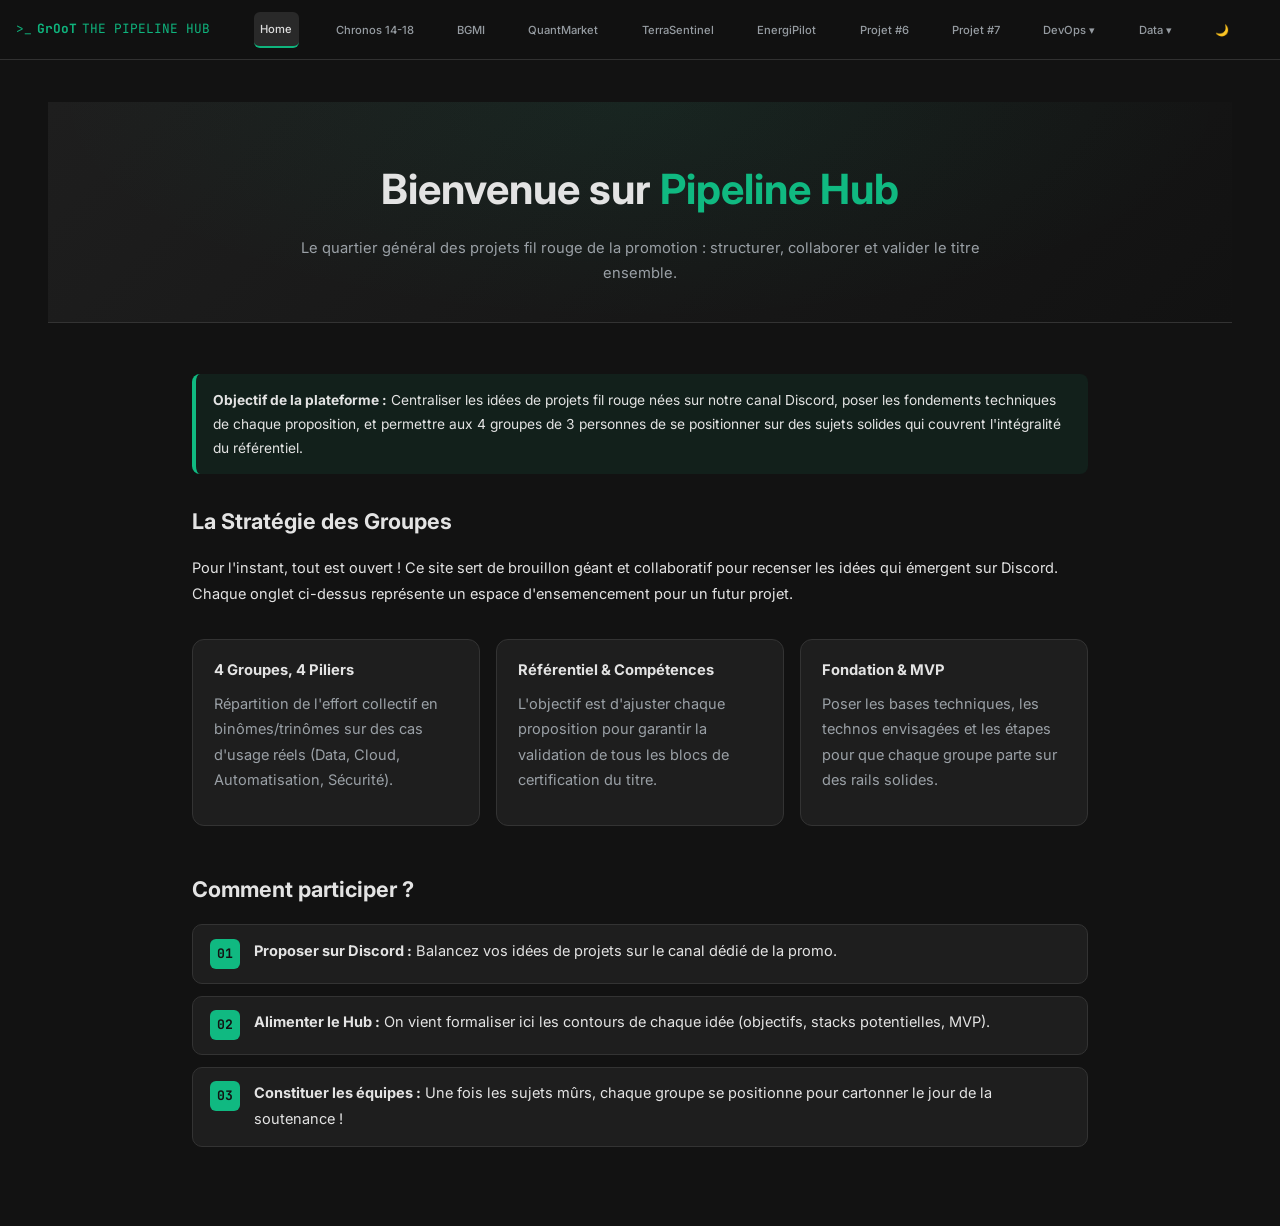
<file: index.html>
<!DOCTYPE html>
<html lang="fr">
<head>
  <meta charset="UTF-8">
  <meta name="viewport" content="width=device-width, initial-scale=1.0">
  <title>The Pipeline Hub</title>
  <!-- Favicon Terminal -->
  <link rel="icon" type="image/svg+xml" href="data:image/svg+xml,<svg xmlns=%22http://www.w3.org/2000/svg%22 viewBox=%220 0 32 32%22><rect width=%2232%22 height=%2232%22 rx=%226%22 fill=%22%23121212%22/><text x=%224%22 y=%2222%22 fill=%22%2310B981%22 font-family=%22monospace%22 font-weight=%22bold%22 font-size=%2218%22>&gt;_</text></svg>">
  <link rel="stylesheet" href="style.css">
</head>
<body>

  <!-- NavBar -->
  <nav class="navbar">
    <div class="nav-logo">
      <span>>_</span> <strong>GrOoT</strong> <span class="muted">THE PIPELINE HUB</span>
    </div>
    
    <!-- Bouton Hamburger pour mobile -->
    <button class="menu-toggle" id="menu-toggle" aria-label="Ouvrir le menu">
        <span></span>
        <span></span>
        <span></span>
    </button>

    <div class="nav-links" id="nav-links">
      <button class="nav-tab active" onclick="showPage('home', this)">Home</button>
      
      <!-- Les projets  -->
      <button class="nav-tab" onclick="showPage('projet1', this)">Chronos 14-18</button>
      <button class="nav-tab" onclick="showPage('projet2', this)">BGMI</button>
      <button class="nav-tab" onclick="showPage('projet3', this)">QuantMarket</button>
      <button class="nav-tab" onclick="showPage('projet4', this)">TerraSentinel</button>
      <button class="nav-tab" onclick="showPage('energipilot', this)">EnergiPilot</button>
      <button class="nav-tab" onclick="showPage('projet6', this)">Projet #6</button>
      <button class="nav-tab" onclick="showPage('projet7', this)">Projet #7</button>

      <!-- Catégories  -->
      <div class="dropdown">
        <button class="nav-tab dropdown-btn">DevOps ▾</button>
        <div class="dropdown-content">
          <button onclick="showPage('devops-infra', this)">Homelab & Infra</button>
          <button onclick="showPage('devops-cicd', this)">CI/CD & Automatisation</button>
          <button onclick="showPage('devops-sec', this)">Sécurité & Cloud</button>
        </div>
      </div>

      <div class="dropdown">
        <button class="nav-tab dropdown-btn">Data ▾</button>
        <div class="dropdown-content">
          <button onclick="showPage('orbital-pulse', this)">OrbitalPulse 🛰️</button>
          <button onclick="showPage('data-pipelines', this)">Pipelines & dbt</button>
          <button onclick="showPage('data-ai', this)">IA & Analytics</button>
        </div>
      </div>

      <!-- Bouton Mode Sombre / Clair -->
      <button class="nav-tab theme-toggle" onclick="toggleTheme()" title="Changer de thème">🌙</button>
    </div>
  </nav>

  <!-- Contenu -->
  <main class="main-content">
    <!-- Accueil -->
    <section id="home" class="page active">
      <div class="hero">
        <h1>Bienvenue sur <span>Pipeline Hub</span></h1>
        <p class="muted">Le quartier général des projets fil rouge de la promotion : structurer, collaborer et valider le titre ensemble.</p>
      </div>

      <div class="container">
        <!-- Intro -->
        <div class="callout info">
          <strong>Objectif de la plateforme :</strong> Centraliser les idées de projets fil rouge nées sur notre canal Discord, poser les fondements techniques de chaque proposition, et permettre aux 4 groupes de 3 personnes de se positionner sur des sujets solides qui couvrent l'intégralité du référentiel.
        </div>

        <h2>La Stratégie des Groupes</h2>
        <p>Pour l'instant, tout est ouvert ! Ce site sert de brouillon géant et collaboratif pour recenser les idées qui émergent sur Discord. Chaque onglet ci-dessus représente un espace d'ensemencement pour un futur projet.</p>

        <!-- Grille des aspects clés -->
        <div class="grid">
          <div class="card">
            <div class="card-title"> 4 Groupes, 4 Piliers</div>
            <p class="muted">Répartition de l'effort collectif en binômes/trinômes sur des cas d'usage réels (Data, Cloud, Automatisation, Sécurité).</p>
          </div>
          <div class="card">
            <div class="card-title"> Référentiel & Compétences</div>
            <p class="muted">L'objectif est d'ajuster chaque proposition pour garantir la validation de tous les blocs de certification du titre.</p>
          </div>
          <div class="card">
            <div class="card-title"> Fondation & MVP</div>
            <p class="muted">Poser les bases techniques, les technos envisagées et les étapes pour que chaque groupe parte sur des rails solides.</p>
          </div>
        </div>

        <h2>Comment participer ?</h2>
        <div class="keypoint">
          <div class="n">01</div>
          <div>
            <p><b>Proposer sur Discord :</b> Balancez vos idées de projets sur le canal dédié de la promo.</p>
          </div>
        </div>
        <div class="keypoint">
          <div class="n">02</div>
          <div>
            <p><b>Alimenter le Hub :</b> On vient formaliser ici les contours de chaque idée (objectifs, stacks potentielles, MVP).</p>
          </div>
        </div>
        <div class="keypoint">
          <div class="n">03</div>
          <div>
            <p><b>Constituer les équipes :</b> Une fois les sujets mûrs, chaque groupe se positionne pour cartonner le jour de la soutenance !</p>
          </div>
        </div>
      </div>
    </section>

    <!-- Projet #1 : Chronos 14-18 -->
    <section id="projet1" class="page">
      <div class="hero">
        <h1>Chronos <span>14-18</span></h1>
        <p class="muted">Plateforme de reconstitution et de traçabilité des parcours de combattants par croisement d'archives.</p>
      </div>

      <div class="container">
        <!-- Pitch -->
        <div class="callout info">
          <strong>Le pitch :</strong> Une plateforme qui croise les archives numérisées de 14-18 (fiches Morts pour la France, registres matricules, Journaux des marches et opérations, etc.) pour reconstituer et visualiser le parcours documenté d'un combattant, sans jamais confondre ce qu'une source atteste directement et ce qu'un algorithme déduit.
        </div>

        <h2>Le Principe Technique</h2>
        <p>Le pipeline logique s'articule ainsi :</p>
        <p><code>Soldat</code> ➔ <code>Affecté à une unité</code> ➔ <code>Unité présente dans un secteur à une date</code> ➔ <code>Événements décrits dans les JMO</code> ➔ <code>Documents sources correspondants</code></p>
        
        <div class="card">
          <div class="card-title">🔍 Traçabilité & Indice de Confiance</div>
          <p>Chaque maillon de cette chaîne peut être soit <strong>directement attesté par une source</strong>, soit <strong>reconstitué par croisement</strong> de plusieurs données.</p>
          <p class="muted">L'idée clé est de toujours conserver cette distinction en documentant la provenance, la méthode d'obtention et un score de confiance (ex: une affectation directe depuis un registre matricule vs une présence dans un secteur déduite par recoupement).</p>
        </div>

        <h2>Pourquoi éviter un sujet "template" ?</h2>
        <div class="grid">
          <div class="card">
            <div class="card-title">🚀 Un Vrai Problème Data + IA</div>
            <p class="muted">Sortir des classiques ETL ou dashboards BI. On traite ici des données réelles, publiques, hétérogènes et non structurées (scans, manuscrits de 1914, formats multiples).</p>
          </div>
          <div class="card">
            <div class="card-title">🛡️ Gouvernance & Enjeux</div>
            <p class="muted">Gouvernance forte : provenance, qualité, traçabilité, licences variables, validation des résultats IA et conservation des documents originaux.</p>
          </div>
          <div class="card">
            <div class="card-title">🎯 Couverture des 5 Blocs</div>
            <p class="muted">Permet de valider l'intégralité du référentiel de certification de manière cohérente et naturelle, sans ajouter de fonctionnalités artificielles.</p>
          </div>
        </div>

        <h2>Couverture des 5 Blocs du Référentiel</h2>
        
        <div class="keypoint">
          <div class="n">B1</div>
          <div>
            <p><b>Stratégie du projet :</b> Veille sur l'HTR/OCR, NLP, Knowledge Graphs et web sémantique. Approche Green IT (GPU à la demande, stockage froid des archives, limitation des traitements superflus).</p>
          </div>
        </div>
        <div class="keypoint">
          <div class="n">B2</div>
          <div>
            <p><b>Management de projet :</b> Spécifications, approche hybride (cadrage classique pour l'archi/gouvernance + agilité pour l'IA), planning, budget et estimation de la valeur créée (temps de dépouillement économisé, taux d'automatisation).</p>
          </div>
        </div>
        <div class="keypoint">
          <div class="n">B3</div>
          <div>
            <p><b>Gouvernance, Risques & Conformité :</b> RGPD (comptes, contributeurs), plan de gouvernance, gestion de la traçabilité, registre des risques, PRA (RTO/RPO mesurables) et gestion des licences d'archives.</p>
          </div>
        </div>
        <div class="keypoint">
          <div class="n">B4</div>
          <div>
            <p><b>Infrastructure de données (Polyglotte) :</b> Azure Blob Storage/ADLS (scans/PDF), MongoDB (semi-structuré), PostgreSQL (analytique), RDF/OWL / Knowledge Graph (relations), et Kafka (pipeline événementiel pour découpler les étapes : <code>ingested</code> ➔ <code>htr_completed</code> ➔ <code>entities_extracted</code> ➔ <code>linked</code> ➔ <code>validated</code>).</p>
          </div>
        </div>
        <div class="keypoint">
          <div class="n">B5</div>
          <div>
            <p><b>Data & IA :</b> Ingestion (API/scraping), HTR (manuscrits vers texte), NLP/NER (extraction d'entités), Entity Linking, scores de confiance, validation humaine, MLOps et dashboards de qualité.</p>
          </div>
        </div>

        <h2>Périmètre Réaliste (Le MVP)</h2>
        <div class="callout warn">
          <strong>Objectif :</strong> Ne pas traiter toutes les archives de France, mais viser un <strong>corpus pilote</strong> fonctionnel de bout en bout :
          <ul>
            <li>Les JMO d'une division ou de quelques régiments ;</li>
            <li>Les fiches "Morts pour la France" correspondantes ;</li>
            <li>Les registres matricules d'un département ;</li>
            <li>Quelques référentiels géographiques et militaires.</li>
          </ul>
        </div>

        <h2>Organisation de l'équipe (4 rôles & 6 briques)</h2>
        <p>Le projet est découpé en 6 briques interconnectées par des contrats communs (schémas d'événements, API, ontologie versionnée) pour responsabiliser chaque membre :</p>
        <div class="grid">
          <div class="card"><div class="card-title">1. Gouvernance / Pilotage</div></div>
          <div class="card"><div class="card-title">2. Ingestion / Événements</div></div>
          <div class="card"><div class="card-title">3. Stockage / Knowledge Graph</div></div>
          <div class="card"><div class="card-title">4. IA / HTR / NLP</div></div>
          <div class="card"><div class="card-title">5. Produit / Visualisation</div></div>
          <div class="card"><div class="card-title">6. Qualité / Sécurité / MLOps</div></div>
        </div>

        <div class="callout example" style="margin-top: 2rem;">
          <strong>Conclusion :</strong> Un projet ambitieux mais taillé pour réussir grâce à un périmètre resserré et une architecture claire. 
          Dites-moi si ça vous branche, si vous voyez des trous dans le raisonnement ou des trucs qui vous semblent trop ambitieux, et on peut en discuter.
        </div>
      </div>
    </section>

    <!-- Les autres projets de base -->
    <section id="projet2" class="page">
      <div class="hero">
        <h1>BGMI <span>— Board Game Market Intelligence</span></h1>
        <p class="muted">Projet fil rouge — Titre EIDMIA « Expert en Ingénierie de Données Massives et Intelligence Artificielle » (RNCP40167)</p>
      </div>

      <div class="container">
        <!-- Mission -->
        <div class="callout info">
          <strong>Mission :</strong> Donner aux petits éditeurs de jeux de société une lecture calibrée, datée et segmentée du marché, en collectant automatiquement les données de référence (BoardGameGeek, Kickstarter, Gamefound, Game On Tabletop), en condensant l'avis des joueurs par IA, et en délivrant des analyses de marché actionnables par public cible (familial, novice, expert).
        </div>

        <h2>1. Résumé Express</h2>
        <table>
          <tr><th>Élément</th><th>Décision</th></tr>
          <tr><td><b>Porteurs</b></td><td>Groupe de 4 candidats</td></tr>
          <tr><td><b>Commanditaire</b></td><td>Éditeur fictif crédible : Éditions du Septième Coup</td></tr>
          <tr><td><b>Ambition</b></td><td>MVP fonctionnel réel : collecteurs actifs, modèles IA entraînés, dashboards déployés</td></tr>
          <tr><td><b>Marché visé</b></td><td>International, BGG d'abord (API XML officielle), crowdfunding ensuite</td></tr>
          <tr><td><b>Approche IA</b></td><td>Mix : DL fine-tuné (sentiment/aspects) + LLM en API (synthèses) + ML classique (scoring calibré)</td></tr>
          <tr><td><b>Infrastructure</b></td><td>Comparatif Scaleway / OVHcloud / AWS / GCP inclus — argument Green IT</td></tr>
          <tr><td><b>Horizon</b></td><td>~5 mois hors les murs (~20 semaines), en parallèle du stage et de la formation</td></tr>
          <tr><td><b>Nom</b></td><td>BGMI (Board Game Market Intelligence)</td></tr>
        </table>
        <p class="muted"><b>Principe directeur :</b> Un seul investissement technique, cinq récoltes d'évaluation. Chaque brique du MVP sert simultanément de preuve de compétence pour les 5 blocs et de matière première pour les dossiers et oraux.</p>

        <h2>2. Le Client Fictif : Éditions du Septième Coup</h2>
        <div class="grid">
          <div class="card">
            <div class="card-title">🏢 Statut & Chiffres</div>
            <p class="muted"><b>SARL fondée en 2016 à Lyon.</b> 9 salariés (édition, dev, vente). Pas de DSI, un prestataire informatique généraliste. CA annuel : ~1,7 M€ (France / Belgique / Suisse).</p>
          </div>
          <div class="card">
            <div class="card-title">⚠️ Douleurs & Objectif</div>
            <p class="muted">Face à 4 000+ nouveautés mondiales par an, impossible de savoir ce qui fonctionnera dans 12-18 mois. Décisions prises à l'intuition. <b>Objectif :</b> Lancer 2 nouveautés en 2027 sur des créneaux à forte demande / faible offre.</p>
          </div>
        </div>

        <h2>3. Vision Produit BGMI</h2>
        <h3>3.1 Cas d'Usage</h3>
        <div class="keypoint">
          <div class="n">01</div>
          <div><p><b>Radar marché :</b> Référentiel des sorties des 24 derniers mois, qualifié par type, genre, mécaniques, durée, âge, public et prix.</p></div>
        </div>
        <div class="keypoint">
          <div class="n">02</div>
          <div><p><b>Écoute des joueurs :</b> Avis et commentaires agrégés, classés par aspect (règles, matériel, rejouabilité, thème) et condensés en synthèses.</p></div>
        </div>
        <div class="keypoint">
          <div class="n">03</div>
          <div><p><b>Scoring calibré de potentiel :</b> Estimation de la demande et de la saturation d'un concept par segment de public avec probabilités fiabilisées.</p></div>
        </div>
        <div class="keypoint">
          <div class="n">04</div>
          <div><p><b>Recommandation éditoriale :</b> Rapport « quels créneaux publier en 2027 », tendances, signaux faibles et suivi de fiabilité des prédictions.</p></div>
        </div>

        <h3>3.2 Périmètre</h3>
        <div class="grid">
          <div class="card">
            <div class="card-title">v1 (MVP, S1 ➔ S12)</div>
            <p class="muted">BGG (API XML2) : jeux 24 derniers mois + backfill historique, notes, avis commentés ; NLP sentiment/aspects ; scoring + simulateur ; dashboards marché.</p>
          </div>
          <div class="card">
            <div class="card-title">v2 (S12 ➔ S18)</div>
            <p class="muted">Kickstarter, Gamefound, Game On Tabletop (spike CGU/robots.txt d'abord) ; alertes tendance ; rapports automatisés.</p>
          </div>
        </div>
        <div class="callout warn">
          <strong>Hors périmètre (Non-goals) :</strong> Données de ventes réelles, scraping de boutiques en ligne, application mobile, temps réel inférieur à 24h, multi-tenant SaaS durci.
        </div>

        <h2>4. Architecture Cible & Choix Structurants</h2>
        <div class="callout info">
          <strong>Architecture globale :</strong> Pipelines orchestrés par Airflow alimentant un data lake (stockage objet S3-compatible), un entrepôt PostgreSQL (schéma en étoile), MongoDB pour les avis non structurés, et une ontologie SKOS/OWL de la taxonomie des jeux. Exposition via FastAPI, Metabase et Streamlit.
        </div>
        <div class="grid">
          <div class="card">
            <div class="card-title">Stockage & Modélisation</div>
            <p class="muted">Zones bronze, silver, gold. PostgreSQL (faits et dimensions) + MongoDB pour les avis textuels semi-structurés.</p>
          </div>
          <div class="card">
            <div class="card-title">IA & MLOps</div>
            <p class="muted">DistilBERT / CamemBERT, LLM en API avec cache, LightGBM + calibration isotonique, MLflow (registry & tracking), Prometheus + Grafana.</p>
          </div>
        </div>

        <h2>5. Volet IA & Frugalité</h2>
        <div class="keypoint"><div class="n">NLP</div><div><p><b>Fine-tuning DistilBERT / CamemBERT :</b> Analyse de sentiments et par aspects (règles, matériel, rejouabilité, thème).</p></div></div>
        <div class="keypoint"><div class="n">LLM</div><div><p><b>Condensation des avis :</b> LLM en API (ex. Mistral) avec prompts structurés et cache pour maîtriser les coûts.</p></div></div>
        <div class="keypoint"><div class="n">Score</div><div><p><b>Scoring de potentiel :</b> LightGBM sur features marché avec calibration de probabilité et explicabilité SHAP.</p></div></div>
        <div class="callout ok">
          <strong>Optimisation & MLOps :</strong> Utilisation d'Optuna pour les hyperparamètres, quantification INT8 / ONNX, et suivi de la dérive des données (Evidently).
        </div>

        <h2>6. Stack Technique & Arbitrage Cloud</h2>
        <div class="grid">
          <div class="card">
            <div class="card-title">🛠️ Outils & Langages</div>
            <p class="muted">Python 3.12, Polars, Airflow, Docker, PostgreSQL 16, MongoDB, MinIO, FastAPI, Metabase, Streamlit, Great Expectations.</p>
          </div>
          <div class="card">
            <div class="card-title">☁️ Arbitrage Cloud RSE</div>
            <p class="muted">Recommandation : hébergeur français bas carbone (Scaleway / OVHcloud) pour l'argument Green IT (C.3.2) et la souveraineté UE, avec équivalences managées documentées.</p>
          </div>
        </div>

        <h2>7. Couverture Intégrale du Référentiel (41 compétences)</h2>
        <p>Le projet garantit au moins une preuve observable et documentée pour chaque bloc de certification :</p>
        <div class="grid">
          <div class="card">
            <div class="card-title">BC01 & BC02 (Stratégie & Management)</div>
            <p class="muted">Veille structurée, innovation, analyse du SI client, diagnostic SWOT/PESTEL, méthodologie Agile/CRISP-DM, plan de charge et ROI.</p>
          </div>
          <div class="card">
            <div class="card-title">BC03 & BC04 (Gouvernance & Infra)</div>
            <p class="muted">Plan de gouvernance des données, conformité RGPD/AI Act, PRA (RTO/RPO), modélisation en étoile, NoSQL, pipelines sécurisés et IaC.</p>
          </div>
          <div class="card">
            <div class="card-title">BC05 (Data & IA)</div>
            <p class="muted">Crawling grande échelle, normalisation, fine-tuning Deep Learning, optimisation de modèles, MLOps, EDA et dashboards décisionnels.</p>
          </div>
        </div>

        <h2>8. Organisation de l'Équipe & Roadmap (~20 semaines)</h2>
        <div class="callout info">
          <strong>Double casquette :</strong> Chaque membre du groupe de 4 porte à la fois une section de dossier par bloc et un rôle de lead technique (Data engineering, NLP/Modèles, BI/Qualité, Infra/Cloud/MLOps).
        </div>
        <p><b>Phasage global :</b></p>
        <ul>
          <li><b>P0 (S1-S2) :</b> Cadrage, charte, architecture, réponse à l'AO fictif, spike CGU.</li>
          <li><b>P1 (S2-S6) :</b> Collecte BGG, bronze/silver, modèle étoile, Great Expectations.</li>
          <li><b>P2 (S6-S10) :</b> Corpus avis, fine-tuning NLP, synthèses LLM.</li>
          <li><b>P3 (S10-S12) :</b> Scoring LightGBM, simulateur Streamlit, validation temporelle.</li>
          <li><b>P4 (S12-S15) :</b> CI/CD, monitoring, MLOps, sécurité, PRA.</li>
          <li><b>P5 & P6 (S15-S20) :</b> Consolidation des dossiers, REX individuels, oraux blancs et marge.</li>
        </ul>

        <h2>9. Risques Majeurs & Green IT</h2>
        <div class="grid">
          <div class="card">
            <div class="card-title">🛡️ Principaux Risques & Parades</div>
            <p class="muted">Temps réel limité (périmètre v1 resserré), CGU des sources (priorité aux API officielles), biais de popularité (indicateurs normalisés et validation temporelle).</p>
          </div>
          <div class="card">
            <div class="card-title">🌱 Approche Green IT / RSE</div>
            <p class="muted">Right-sizing assumé (pas de cluster disproportionné), collecte incrémentale avec cache, modèles compacts et estimation de l'empreinte carbone au tableau de bord.</p>
          </div>
        </div>

        <p style="margin-top: 2rem; text-align: center;">
         <!-- <a href="https://github.com" target="_blank" style="color: var(--accent); font-weight: bold; text-decoration: none;">🔗 Dépôt GitHub du Projet Fil Rouge BGMI</a> -->
        </p>
      </div>
    </section>
    <!-- Projet #3 : QuantMarket (Crypto & Market Intelligence) -->
    <!-- Projet #3 : QuantMarket -->
    <section id="projet3" class="page">
      <div class="hero">
        <h1>QuantMarket <span>— Market Intelligence & Crypto</span></h1>
        <p class="muted">Plateforme de Data Engineering, d'analyse financière et de simulation de trading par IA de bout en bout.</p>
      </div>

      <div class="container">
        <!-- Pitch -->
        <div class="callout info">
          <strong>Le pitch :</strong> Construire un pipeline Data complet de bout en bout capable d'ingérer des flux financiers massifs via des API, de structurer un entrepôt de données robuste, d'entraîner des modèles de Machine Learning pour identifier des opportunités de position, et de restituer des indicateurs actionnables via Power BI et des backtests de performance.
        </div>

        <h2>1. Architecture Technique & Pipeline (Blocs 11 & 14)</h2>
        <p>Le flux de données s'articule autour d'une architecture moderne et découplée :</p>
        <p><code>API Marché / Exchange</code> ➔ <code>Ingestion & Throttling</code> ➔ <code>Bronze (Stockage Brut)</code> ➔ <code>Silver (Transformation & Clean)</code> ➔ <code>Gold (Data Warehouse PostgreSQL)</code></p>
        
        <div class="card">
          <div class="card-title">🔍 Gouvernance et Qualité des Données</div>
          <p>Mise en place de contrôles stricts sur la fraîcheur, l'intégrité et le format des séries temporelles financières pour garantir la fiabilité des analyses en aval.</p>
        </div>

        <h2>2. Administration, Sécurité & Cloud (Blocs 12 & 13)</h2>
        <div class="grid">
          <div class="card">
            <div class="card-title">🛡️ Sécurité & Supervision (Bloc 12)</div>
            <p class="muted">Gestion fine des accès (RBAC), centralisation des logs d'exécution, monitoring en temps réel de la santé des pipelines et politiques de sauvegarde/restauration automatisées.</p>
          </div>
          <div class="card">
            <div class="card-title">☁️ Infrastructure Cloud (Bloc 13)</div>
            <p class="muted">Déploiement sur une architecture cloud scalable, conteneurisation des services, optimisation des coûts d'infrastructure et mise en place d'un Plan de Reprise d'Activité (PRA).</p>
          </div>
        </div>

        <h2>3. Intelligence Artificielle & MLOps (Bloc 15)</h2>
        <div class="keypoint">
          <div class="n">AI</div>
          <div>
            <p><b>Modélisation prédictive :</b> Constitution d'un historique de features financières, entraînement, comparaison de modèles de Machine Learning (classification de signaux de tendance ou de rupture) et suivi des métriques via une démarche MLOps structurée.</p>
          </div>
        </div>

        <h2>4. Analyse, Simulation & Visualisation (Bloc 16)</h2>
        <div class="grid">
          <div class="card">
            <div class="card-title">📊 Dashboards Power BI</div>
            <p class="muted">Exploration approfondie (EDA), création d'indicateurs de volatilité, de momentum et de signaux de marché dynamiques centralisés sous Power BI.</p>
          </div>
          <div class="card">
            <div class="card-title">⚙️ Backtesting & Performance</div>
            <p class="muted">Simulation de prises de position (conserver, renforcer, clôturer) et évaluation rigoureuse de la rentabilité théorique par le backtesting.</p>
          </div>
        </div>

        <h2>5. Périmètre du MVP & Roadmap</h2>
        <div class="callout warn">
          <strong>Objectif :</strong> Démontrer la maîtrise de l'ensemble de la chaîne de valeur (Ingestion ➔ Stockage ➔ Modélisation ➔ BI) sur un sous-ensemble d'actifs ciblés avant d'élargir le périmètre à l'ensemble du marché crypto/fi.
        </div>

        <p style="margin-top: 2rem; text-align: center;">
          <!--<a href="https://github.com" target="_blank" style="color: var(--accent); font-weight: bold; text-decoration: none;">🔗 Dépôt GitHub du Projet QuantMarket</a> -->
        </p>
      </div>
    </section>
    <!-- Projet #4 : TerraSentinel (Local & Enterprise) -->
    <section id="projet4" class="page">
      <div class="hero">
        <h1>TerraSentinel <span>— Observation de la Terre & Climat Urbain</span></h1>
        <p class="muted">Plateforme d'ingénierie de données géospatiales et d'IA frugale pour l'analyse des micro-îlots de chaleur urbains.</p>
      </div>

      <div class="container">
        <!-- Pitch -->
        <div class="callout info">
          <strong>Le pitch :</strong> Exploiter les flux ouverts des satellites Copernicus / Sentinel (ESA/NASA) et des capteurs urbains au sol pour automatiser l'analyse des micro-îlots de chaleur et du stress climatique à l'échelle d'une métropole (ex: Toulouse), au service des collectivités locales.
        </div>

        <h2>1. Vision du Projet : Du "Grand Frère" Global au MVP Local</h2>
        <div class="card">
          <div class="card-title"> L'Ambition Globale vs. L'Approche Frugale</div>
          <p class="muted">
            <strong>Le "Grand Frère" (Vision Enterprise) :</strong> Une infrastructure cloud-native d'ingénierie de données spatiales et d'IA capable de traiter en continu l'ensemble des flux d'observation de la Terre issus des constellations Copernicus et Sentinel (ESA/NASA) pour modéliser les dynamiques environnementales et climatiques à l'échelle nationale ou européenne.<br><br>
            <strong>Le choix du MVP Local (Frugalité & Réalisme) :</strong> Conscient des réalités opérationnelles d'un projet mené en équipe, nous faisons le choix d'une approche <strong>frugale</strong> (Green IT). Le périmètre est restreint à un <em>corpus pilote métropolitain</em> (ex: l'agglomération toulousaine). Cette approche évite le sur-dimensionnement des calculs cloud, cible précisément les zones à fort impact environnemental et garantit un pipeline de bout en bout parfaitement maîtrisé et fonctionnel.
          </p>
        </div>

        <h2>2. Stratégie, Veille & Innovation (Bloc 1)</h2>
        <div class="card">
          <div class="card-title"> Veille Technologique & Démarche Green IT</div>
          <p class="muted">Mise en place d'un processus structuré de veille sur les constellations spatiales et les réglementations européennes (Data Governance Act). Alignement fort avec l'<strong>Objectif de Développement Durable n°9 de l'ONU ("Industrie, innovation et infrastructure")</strong> et intégration d'une stratégie d'écoconception numérique et d'optimisation énergétique des calculs GPU[cite: 4, 7].</p>
        </div>

        <h2>3. Management, Cadrage & Gestion de Projet (Bloc 2)</h2>
        <div class="grid">
          <div class="card">
            <div class="card-title"> Cadrage & Modélisation UML</div>
            <p class="muted">Rédaction d'un Document de Conception Technique (DCT) exhaustif, modélisation des processus métiers et des flux de données par diagrammes UML/BPMN (StarUML / Draw.io)[cite: 6, 8].</p>
          </div>
          <div class="card">
            <div class="card-title"> Pilotage Agile & Sobriété</div>
            <p class="muted">Choix d'une méthodologie de gestion de projet hybride alignée sur le guide MiNumEco, incluant une politique stricte d'archivage et de suppression des données conformément à la CNIL[cite: 9].</p>
          </div>
        </div>

        <h2>4. Gouvernance, Risques & Conformité (Bloc 3)</h2>
        <div class="callout warn">
          <strong>Résilience & Sécurité :</strong> Rédaction d'un Plan de Gouvernance des Données (PGD) et d'un Plan de Reprise d'Activité (PRA) cloud (définition des RTO et RPO). Garantie de la conformité RGPD, de la loi Informatique et Libertés, et des critères de sécurité DICT (Disponibilité, Intégrité, Confidentialité, Traçabilité)[cite: 11, 13].
        </div>

        <h2>5. Infrastructures de Données & Cloud (Bloc 4)</h2>
        <div class="grid">
          <div class="card">
            <div class="card-title">🛰️ Stockage Avancé & PostGIS (Activité 11)</div>
            <p class="muted">Mise en place d'un Data Lake (stockage objet S3) pour les rasters bruts et d'un entrepôt de données relationnel couplé à l'extension spatiale <strong>PostGIS</strong> pour des requêtes géographiques ultra-performantes[cite: 13, 16].</p>
          </div>
          <div class="card">
            <div class="card-title"> Cloud & Sécurité ISO 27018 (Activités 12 & 13)</div>
            <p class="muted">Déploiement sur AWS/Azure d'une architecture cloud élastique avec administration avancée, surveillance proactive, et conformité à la norme ISO/IEC 27018[cite: 15, 18, 20].</p>
          </div>
        </div>

        <h2>6. Ingénierie de Données & IA Avancée (Bloc 5)</h2>
        <div class="card">
          <div class="card-title"> Ingestion, NLP & Deep Learning MLOps (Activités 14 & 15)</div>
          <p class="muted">Automatisation de l'ingestion des flux API Copernicus, prétraitement de rapports climatiques non structurés par NLP (SpaCy/NLTK), et entraînement de modèles de Deep Learning géospatial (PyTorch/TensorFlow) industrialisés via des pipelines MLOps (CI/CD)[cite: 21, 22, 23].</p>
        </div>

        <h2>7. Évaluation de la Performance & Viabilité (Bloc 6)</h2>
        <div class="grid">
          <div class="card">
            <div class="card-title"> Pilotage par KPIs & ESG</div>
            <p class="muted">Suivi des coûts d'exploitation cloud, des délais et de la qualité du projet à l'aide d'indicateurs de performance couplés à des critères Environnementaux, Sociaux et de Gouvernance (ESG)[cite: 10].</p>
          </div>
          <div class="card">
            <div class="card-title"> Analyse du ROI</div>
            <p class="muted">Étude de la rentabilité de la plateforme et dimensionnement budgétaire précis de chaque étape du cycle de vie de la solution[cite: 11].</p>
          </div>
        </div>

        <h2>8. Management d'Équipe & Accessibilité (Bloc 7)</h2>
        <div class="keypoint">
          <div class="n">08</div>
          <div>
            <p><b>Collaboration & Accessibilité RGAA :</b> Animation de démarches d'intelligence collective, capitalisation des bonnes pratiques et garantie absolue que les livrables et interfaces respectent les normes d'accessibilité numérique de la <b>version 4.1.2 du RGAA</b> (pour l'inclusion des utilisateurs en situation de handicap)[cite: 11, 12, 13].</p>
          </div>
        </div>

        <p style="margin-top: 2rem; text-align: center;">
         <!-- <a href="https://github.com" target="_blank" style="color: var(--accent); font-weight: bold; text-decoration: none;">🔗 Dépôt GitHub du Projet TerraSentinel</a> -->
        </p>
      </div>
    </section>
    <!-- Projet : EnergiPilot -->
    <section id="energipilot" class="page">
      <div class="hero">
        <h1>EnergiPilot <span>— Pilotage Énergétique pour Collectivités</span></h1>
        <p class="muted">Plateforme SaaS cloud-native de prévision et d'optimisation énergétique pour répondre au décret tertiaire.</p>
      </div>

      <div class="container">
        <!-- Pitch -->
        <div class="callout info">
          <strong>Le pitch :</strong> Aider les mairies et collectivités à atteindre l'objectif de réduction de 40% de leur consommation d'ici 2030 en ingérant automatiquement leurs données (Enedis, RTE, Météo), en détectant les anomalies et en prédisant les pics de charge.
        </div>

        <h2>1. Stratégie, Veille & Green IT (Bloc 1)</h2>
        <div class="card">
          <div class="card-title"> Veille & Cadre Réglementaire</div>
          <p class="muted">Veille sur les modèles de prévision (Prophet, XGBoost, LSTM) et les API open data. Alignement strict avec la loi LTECV et le décret tertiaire, adossé à une démarche Green IT (cache API, modèles légers, stockage froid).</p>
        </div>

        <h2>2. Management de Projet & Cadrage (Bloc 2)</h2>
        <div class="grid">
          <div class="card">
            <div class="card-title"> Cahier des Charges & Organisation</div>
            <p class="muted">Cadrage multi-sites, méthodologie hybride (Waterfall pour l'infra, Agile pour l'IA) et planification sur 5 mois avec répartition des rôles en équipe.</p>
          </div>
          <div class="card">
            <div class="card-title"> Évaluation de la Valeur (Bloc 6)</div>
            <p class="muted">Suivi des économies d'énergie projetées, taux de couverture du décret tertiaire, et maîtrise des coûts d'exploitation cloud sur Azure.</p>
          </div>
        </div>

        <h2>3. Gouvernance, Risques & Conformité (Bloc 3)</h2>
        <div class="callout warn">
          <strong>Sécurité & PRA :</strong> Pseudonymisation des courbes de charge, traçabilité complète des données, gestion des licences Etalab/Enedis, et mise en place d'un PRA cloud (RTO &lt; 4h, RPO &lt; 24h).
        </div>

        <h2>4. Infrastructure & Cloud (Bloc 4)</h2>
        <div class="card">
          <div class="card-title"> Architecture Polyglotte Azure</div>
          <p class="muted">Utilisation d'ADLS Gen2 (stockage brut), TimescaleDB (séries temporelles), Redis (cache API) et Kafka (pipeline événementiel découplé), le tout déployé sur AKS.</p>
        </div>

        <h2>5. Ingénierie de Données & IA (Bloc 5)</h2>
        <div class="card">
          <div class="card-title"> Modélisation MLOps</div>
          <p class="muted">Combinaison de Prophet, XGBoost et Isolation Forest pour la détection d'anomalies et la prévision de J+1 à J+7, avec monitoring du drift et scores de confiance.</p>
        </div>

        <h2>6. Management d'Équipe & Accessibilité (Bloc 7)</h2>
        <div class="card">
          <div class="card-title"> Collaboration & Ergonomie</div>
          <p class="muted">Animation d'une équipe pluridisciplinaire et conception de tableaux de bord ergonomiques et accessibles à destination des élus et techniciens.</p>
        </div>
      </div>
    </section>
    <section id="projet6" class="page">
      <div class="hero"><h1>Projet <span>#6</span></h1><p class="muted">Espace réservé à une future idée de projet fil rouge.</p></div>
      <div class="container"><div class="callout example">Atelier collaboratif : Ce sujet est en cours de discussion.</div></div>
    </section>
    <section id="projet7" class="page">
      <div class="hero"><h1>Projet <span>#7</span></h1><p class="muted">Espace réservé à une future idée de projet fil rouge.</p></div>
      <div class="container"><div class="callout example">Atelier collaboratif : Ce sujet est en cours de discussion.</div></div>
    </section>

    <!-- Pages des sous-catégories DevOps -->
    <section id="devops-infra" class="page">
      <div class="hero"><h1>DevOps <span>// Homelab & Infra</span></h1><p class="muted">Gestion des environnements systèmes et conteneurs.</p></div>
      <div class="container"><div class="callout example">Focus sur les architectures et le déploiement local.</div></div>
    </section>
    <section id="devops-cicd" class="page">
      <div class="hero"><h1>DevOps <span>// CI/CD</span></h1><p class="muted">Pipelines d'intégration et de déploiement continu.</p></div>
      <div class="container"><div class="callout info">Espace dédié aux scripts d'automatisation.</div></div>
    </section>
    <section id="devops-sec" class="page">
      <div class="hero"><h1>DevOps <span>// Sécurité</span></h1><p class="muted">Sécurisation des accès et audits.</p></div>
      <div class="container"><div class="callout ok">Bonnes pratiques de durcissement des systèmes.</div></div>
    </section>

    <!-- Pages des sous-catégories Data (avec OrbitalPulse ptetre) -->
    <!-- Pages des sous-catégories Data (OrbitalPulse) -->
    <section id="orbital-pulse" class="page">
      <div class="hero">
        <h1>Data <span>// OrbitalPulse 🛰️</span></h1>
        <p class="muted">Pipeline de télémétrie en temps réel de la Station Spatiale Internationale (ISS).</p>
      </div>

      <div class="container">
        <!-- Pitch -->
        <div class="callout info">
          <strong>Le pitch :</strong> Pipeline de données et de télémétrie en temps réel de la Station Spatiale Internationale (ISS), orchestré via Kubernetes (Minikube) et visualisé à l'aide d'un dashboard Streamlit interactif (Globe 3D Plotly).
        </div>

        <h2>Architecture & Stack Technique</h2>
        <p>Le projet est conçu selon une approche cloud-native, conteneurisée et découplée :</p>
        
        <div class="grid">
          <div class="card">
            <div class="card-title">📡 Collecteur de Données</div>
            <p class="muted">Script Python interrogeant l'API officielle de l'ISS (wheretheiss.at), exécuté de manière éphémère et automatisée via un CronJob Kubernetes.</p>
          </div>
          <div class="card">
            <div class="card-title">💾 Stockage</div>
            <p class="muted">Base de données relationnelle PostgreSQL pour l'historisation des points de télémétrie (latitude, longitude, altitude, vitesse, visibilité, horodatage).</p>
          </div>
          <div class="card">
            <div class="card-title">🌐 Interface & Visualisation</div>
            <p class="muted">Application Streamlit intégrée avec Plotly (graph_objects) pour un affichage sphérique en 3D (projection orthographique) avec tracé de la trajectoire orbitale.</p>
          </div>
        </div>

        <h2>Arborescence du Projet</h2>
        <pre style="background: var(--bg-card, #1e1e1e); padding: 1rem; border-radius: 8px; overflow-x: auto;"><code>orbitalpulse/
├── .github/workflows/ci.yml    # Pipeline CI/CD (GitHub Actions)
├── k8s/                        # Manifestes Kubernetes
│   ├── adminer.yaml
│   ├── collector-cronjob.yaml
│   ├── postgres-deployment.yaml
│   ├── postgres-init-configmap.yaml
│   ├── pvc.yaml
│   ├── secret.yaml
│   └── ui-deployment.yaml
├── sql/                        # Scripts d'initialisation de la BDD
├── app.py                      # Application Streamlit (UI & Globe 3D)
├── collector.py                # Script de collecte des données de l'ISS
├── Dockerfile                  # Multi-stage Dockerfile pour l'UI et le collector
├── docker-compose.yml          # Stack locale de développement
├── requirements.txt            # Dépendances Python
└── README.md</code></pre>

        <h2>Pipeline CI/CD (GitHub Actions)</h2>
        <p>Le projet intègre une pipeline d'intégration continue (<code>ci.yml</code>) déclenchée automatiquement sur chaque push ou pull_request vers les branches <code>main</code> et <code>master</code> :</p>
        <div class="keypoint">
          <div class="n">01</div>
          <div><p><b>test-and-lint :</b> Configure l'environnement Python, lance flake8 pour la qualité de code, et exécute les tests unitaires avec pytest dans une BDD de test éphémère.</p></div>
        </div>
        <div class="keypoint">
          <div class="n">02</div>
          <div><p><b>docker-build :</b> Se déclenche si les tests réussissent et utilise Docker Buildx pour valider la compilation et le multi-stage build sans push inutile.</p></div>
        </div>

        <h2>Guide de Démarrage</h2>
        <div class="grid">
          <div class="card">
            <div class="card-title">Option 1 : Docker Compose</div>
            <p class="muted">1. <code>cp .env.example .env</code><br>2. <code>docker compose up --build -d</code><br><br><b>Accès :</b> Streamlit (<code>:8501</code>) & Adminer (<code>:8080</code>)</p>
          </div>
          <div class="card">
            <div class="card-title">Option 2 : Kubernetes (Minikube)</div>
            <p class="muted">1. <code>minikube start</code><br>2. <code>kubectl apply -f k8s/</code><br>3. <code>minikube image load orbitalpulse-ui:latest</code></p>
          </div>
        </div>

        <h2>Fonctionnalités Clés & Améliorations</h2>
        <div class="callout ok">
          <ul>
            <li><b>Actualisation en temps réel :</b> Utilisation de <code>streamlit-autorefresh</code> pour interroger périodiquement PostgreSQL sans rechargement manuel.</li>
            <li><b>Visualisation Spatiale :</b> Globe 3D interactif centré sur l'ISS avec affichage de la traînée historique.</li>
            <li><b>Optimisation future :</b> Amélioration du rendu de l'interface Streamlit (gestion du redessin du globe 3D) pour éliminer les micro-scintillements.</li>
          </ul>
        </div>

        <p style="margin-top: 1.5rem; text-align: center;">
          <a href="https://github.com/GregoryElBajoury/orbitalpulse" target="_blank" style="color: var(--accent, #10B981); font-weight: bold; text-decoration: none;">🔗 Accéder au dépôt GitHub OrbitalPulse</a>
        </p>
      </div>
    </section>
    <section id="data-pipelines" class="page">
      <div class="hero"><h1>Data <span>// Pipelines & dbt</span></h1><p class="muted">Transformation et modélisation des données.</p></div>
      <div class="container"><div class="callout example">Modélisation en couches et tests de qualité.</div></div>
    </section>
    <section id="data-ai" class="page">
      <div class="hero"><h1>Data <span>// IA & Analytics</span></h1><p class="muted">Exploitation et analyse avancée des datasets.</p></div>
      <div class="container"><div class="callout info">Traitements analytiques et intelligence artificielle.</div></div>
    </section>
  </main>

  <!-- Script JS -->
  <script>
    function showPage(pageId, element) {
      const pages = document.querySelectorAll('.page');
      pages.forEach(page => page.classList.remove('active'));

      const targetPage = document.getElementById(pageId);
      if (targetPage) {
        targetPage.classList.add('active');
      }

      const tabs = document.querySelectorAll('.nav-tab, .dropdown-content button');
      tabs.forEach(tab => tab.classList.remove('active'));
      
      if (element) {
        element.classList.add('active');
      }

      // Fermer le menu mobile si un lien est cliqué
      const menuToggle = document.getElementById('menu-toggle');
      const navLinks = document.getElementById('nav-links');
      if (menuToggle && navLinks) {
        menuToggle.classList.remove('open');
        navLinks.classList.remove('active');
      }
    }

    function toggleTheme() {
      const body = document.body;
      body.classList.toggle('light-mode');
      
      const btn = document.querySelector('.theme-toggle');
      if (body.classList.contains('light-mode')) {
        btn.textContent = '☀️';
      } else {
        btn.textContent = '🌙';
      }
    }



    // Gestion du clic sur le bouton hamburger
    document.addEventListener('DOMContentLoaded', () => {
      const menuToggle = document.getElementById('menu-toggle');
      const navLinks = document.getElementById('nav-links');

      if (menuToggle && navLinks) {
        menuToggle.addEventListener('click', () => {
          menuToggle.classList.toggle('open');
          navLinks.classList.toggle('active');
        });
      }
    });
 
  </script>
</body>
</html>
</file>
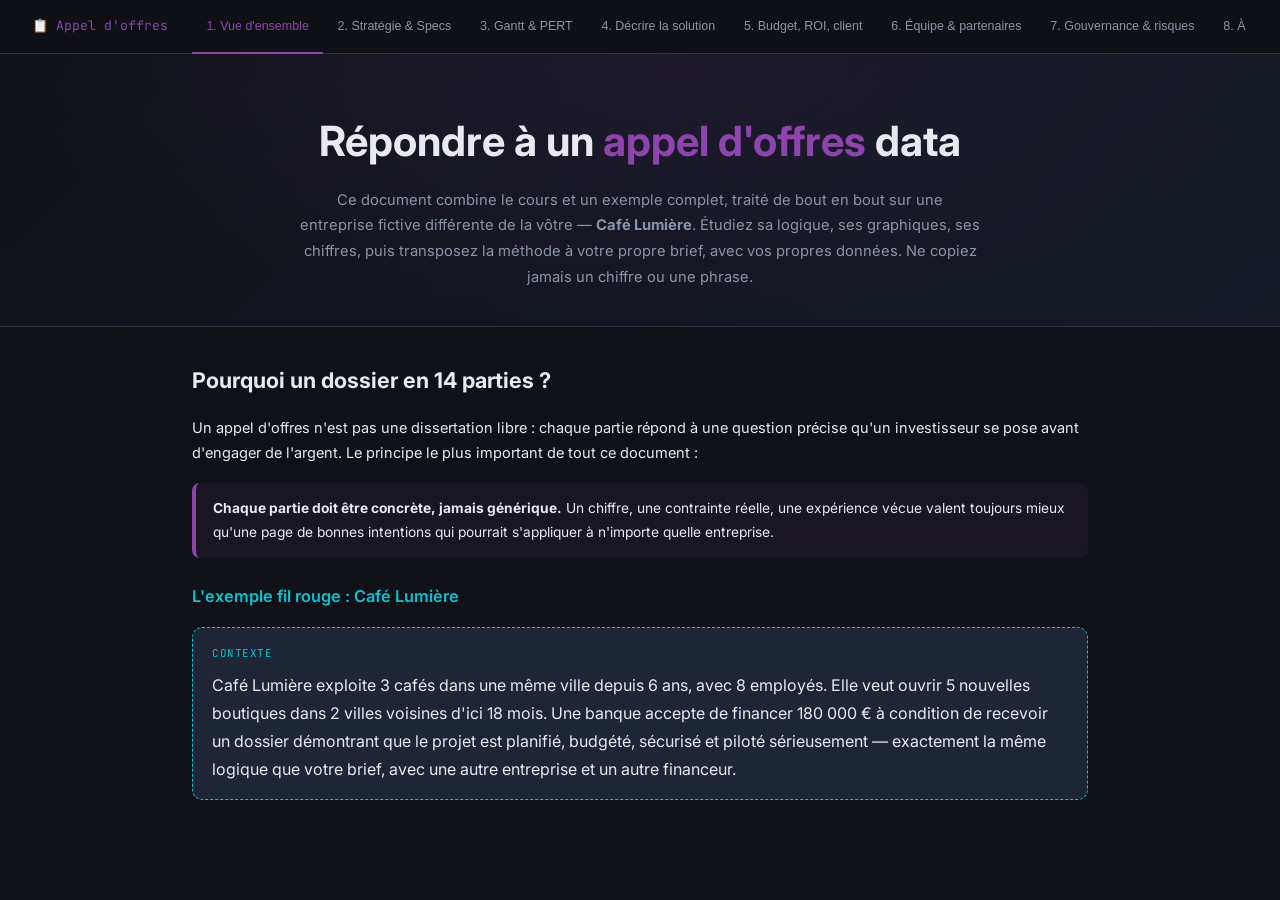
<file: aide_brief_pilotage_projet.html>
<!DOCTYPE html>
<html lang="fr">
<head>
<meta charset="UTF-8">
<meta name="viewport" content="width=device-width, initial-scale=1.0">
<title>Cours & Exemple complet — Répondre à un appel d'offres data</title>
<style>
  @import url('https://fonts.googleapis.com/css2?family=Inter:wght@300;400;500;600;700&family=JetBrains+Mono:wght@400;500&display=swap');
  :root { --bg:#0F1117; --surface:#161B27; --surface2:#1E2535; --border:#2A3347; --accent:#8E44AD; --accent2:#00C7D4; --text:#E8EAF0; --muted:#8B95A8; --green:#2ECC71; --orange:#E67E22; --red:#E74C3C; --yellow:#FFE66D; }
  * { margin:0; padding:0; box-sizing:border-box; }
  body { font-family:'Inter',sans-serif; background:var(--bg); color:var(--text); line-height:1.75; }
  nav { position:fixed; top:0; left:0; right:0; z-index:100; background:rgba(15,17,23,0.96); backdrop-filter:blur(12px); border-bottom:1px solid var(--border); display:flex; align-items:center; padding:0 2rem; height:54px; }
  .nav-logo { font-family:'JetBrains Mono',monospace; font-size:.82rem; color:var(--accent); margin-right:1.5rem; white-space:nowrap; }
  .nav-tabs { display:flex; flex:1; overflow-x:auto; }
  .nav-tab { padding:0 .9rem; height:54px; display:flex; align-items:center; font-size:.78rem; font-weight:500; color:var(--muted); cursor:pointer; border:none; background:none; border-bottom:2px solid transparent; white-space:nowrap; }
  .nav-tab:hover { color:var(--text); }
  .nav-tab.active { color:var(--accent); border-bottom-color:var(--accent); }
  .page { display:none; padding-top:54px; min-height:100vh; }
  .page.active { display:block; }
  .hero { background:linear-gradient(135deg,#0F1117,#161B27); padding:3.2rem 2rem 2.2rem; text-align:center; border-bottom:1px solid var(--border); position:relative; }
  .hero::before { content:''; position:absolute; inset:0; background:radial-gradient(ellipse at 50% 0%, rgba(142,68,173,.10) 0%, transparent 70%); }
  .hero h1 { font-size:clamp(1.6rem,4vw,2.6rem); font-weight:700; margin-bottom:.6rem; position:relative; }
  .hero h1 span { color:var(--accent); }
  .hero p { font-size:.92rem; color:var(--muted); max-width:680px; margin:0 auto; position:relative; }
  .container { max-width:960px; margin:0 auto; padding:2.2rem 2rem; }
  h2 { font-size:1.35rem; font-weight:700; margin:1.8rem 0 1rem; color:var(--text); }
  h2:first-child { margin-top:0; }
  h3 { font-size:1.02rem; font-weight:600; margin:1.5rem 0 .6rem; color:var(--accent2); }
  p { font-size:.91rem; color:var(--text); margin-bottom:.85rem; }
  p.muted { color:var(--muted); }
  ul, ol { margin:.4rem 0 1rem 1.4rem; }
  li { font-size:.88rem; color:var(--text); margin-bottom:.4rem; }
  code { font-family:'JetBrains Mono',monospace; color:var(--accent2); font-size:.85em; background:rgba(0,199,212,.08); padding:.1em .35em; border-radius:4px; }
  .card { background:var(--surface); border:1px solid var(--border); border-radius:12px; padding:1.1rem 1.3rem; margin:1rem 0; }
  .card-title { font-weight:700; font-size:.92rem; margin-bottom:.5rem; color:var(--text); }
  .grid { display:grid; grid-template-columns:repeat(auto-fit,minmax(220px,1fr)); gap:1rem; margin:1rem 0; }
  .callout { border-left:4px solid; border-radius:8px; padding:.85rem 1.05rem; margin:1rem 0; font-size:.86rem; }
  .callout.info { border-color:var(--accent); background:rgba(142,68,173,.08); }
  .callout.warn { border-color:var(--orange); background:rgba(230,126,34,.08); }
  .callout.ok { border-color:var(--green); background:rgba(46,204,113,.07); }
  .callout.example { border-color:var(--accent2); background:rgba(0,199,212,.07); }
  .callout strong { color:inherit; }
  table { width:100%; border-collapse:collapse; margin:1rem 0 1.3rem; font-size:.84rem; }
  th { background:var(--surface2); color:var(--accent); text-align:left; padding:.55rem .75rem; border-bottom:2px solid var(--border); font-weight:600; }
  td { padding:.55rem .75rem; border-bottom:1px solid var(--border); color:var(--text); vertical-align:top; }
  tr:hover td { background:rgba(255,255,255,.02); }
  .keypoint { display:flex; gap:.9rem; align-items:flex-start; background:var(--surface); border:1px solid var(--border); border-radius:10px; padding:.85rem 1.05rem; margin-bottom:.75rem; }
  .keypoint .n { font-family:'JetBrains Mono',monospace; font-weight:700; color:var(--bg); background:var(--accent); border-radius:6px; min-width:30px; height:30px; display:flex; align-items:center; justify-content:center; font-size:.82rem; }
  .keypoint div p { margin:0; }
  .keypoint b { color:var(--text); }
  .example-box { background:var(--surface2); border-radius:10px; padding:1rem 1.2rem; margin:1rem 0; border:1px dashed var(--accent2); }
  .example-box .tag { font-family:'JetBrains Mono',monospace; font-size:.68rem; color:var(--accent2); text-transform:uppercase; letter-spacing:.05em; margin-bottom:.5rem; display:block; }
  .svg-wrap { background:var(--surface2); border-radius:12px; padding:1rem; margin:1rem 0; overflow-x:auto; }
  .svg-wrap svg { display:block; margin:0 auto; max-width:100%; height:auto; }
  .legend { display:flex; gap:1.2rem; flex-wrap:wrap; font-size:.78rem; color:var(--muted); margin-top:.6rem; justify-content:center; }
  .legend .dot { display:inline-block; width:10px; height:10px; border-radius:2px; margin-right:.35rem; vertical-align:middle; }
</style>
</head>
<body>

<nav>
  <div class="nav-logo">📋 Appel d'offres</div>
  <div class="nav-tabs">
    <button class="nav-tab active" onclick="showPage('p1',this)">1. Vue d'ensemble</button>
    <button class="nav-tab" onclick="showPage('p2',this)">2. Stratégie & Specs</button>
    <button class="nav-tab" onclick="showPage('p3',this)">3. Gantt & PERT</button>
    <button class="nav-tab" onclick="showPage('p4',this)">4. Décrire la solution</button>
    <button class="nav-tab" onclick="showPage('p5',this)">5. Budget, ROI, client</button>
    <button class="nav-tab" onclick="showPage('p6',this)">6. Équipe & partenaires</button>
    <button class="nav-tab" onclick="showPage('p7',this)">7. Gouvernance & risques</button>
    <button class="nav-tab" onclick="showPage('p8',this)">8. À retenir</button>
  </div>
</nav>

<div id="p1" class="page active">
  <div class="hero">
    <h1>Répondre à un <span>appel d'offres</span> data</h1>
    <p>Ce document combine le cours et un exemple complet, traité de bout en bout sur une entreprise fictive différente de la vôtre — <b>Café Lumière</b>. Étudiez sa logique, ses graphiques, ses chiffres, puis transposez la méthode à votre propre brief, avec vos propres données. Ne copiez jamais un chiffre ou une phrase.</p>
  </div>
  <div class="container">
    <h2>Pourquoi un dossier en 14 parties ?</h2>
    <p>Un appel d'offres n'est pas une dissertation libre : chaque partie répond à une question précise qu'un investisseur se pose avant d'engager de l'argent. Le principe le plus important de tout ce document :</p>
    <div class="callout info">
      <strong>Chaque partie doit être concrète, jamais générique.</strong> Un chiffre, une contrainte réelle, une expérience vécue valent toujours mieux qu'une page de bonnes intentions qui pourrait s'appliquer à n'importe quelle entreprise.
    </div>

    <h3>L'exemple fil rouge : Café Lumière</h3>
    <div class="example-box">
      <span class="tag">Contexte</span>
      Café Lumière exploite 3 cafés dans une même ville depuis 6 ans, avec 8 employés. Elle veut ouvrir 5 nouvelles boutiques dans 2 villes voisines d'ici 18 mois. Une banque accepte de financer 180 000 € à condition de recevoir un dossier démontrant que le projet est planifié, budgété, sécurisé et piloté sérieusement — exactement la même logique que votre brief, avec une autre entreprise et un autre financeur.
    </div>
  </div>
</div>

<div id="p2" class="page">
  <div class="container">
    <h2>Stratégie : des objectifs, pas des vœux pieux</h2>
    <p>Un objectif vague ("améliorer l'expérience client") ne se mesure pas. Un bon objectif est <b>SMART</b> : Spécifique, Mesurable, Atteignable, Réaliste, Temporel.</p>

    <h3>Exemple complet — les objectifs de Café Lumière</h3>
    <table>
      <tr><th>Objectif</th><th>Mesure</th><th>Échéance</th></tr>
      <tr><td>Ouvrir 5 boutiques rentables</td><td>CA mensuel ≥ 12 000 €/boutique au 6ᵉ mois</td><td>Mois 18</td></tr>
      <tr><td>Réduire le temps de service en caisse</td><td>De 4 min à 2 min en moyenne</td><td>Avant l'ouverture de la boutique 1 (mois 4)</td></tr>
      <tr><td>Uniformiser la formation du personnel</td><td>100 % du nouveau personnel formé avant ouverture</td><td>Continu</td></tr>
      <tr><td>Maîtriser les coûts d'approvisionnement</td><td>Un seul fournisseur de café pour les 8 boutiques</td><td>Mois 6</td></tr>
    </table>

    <h3>L'architecture cible : ce qu'on garde, ce qu'on change, pourquoi</h3>
    <table>
      <tr><th>Élément</th><th>Existant</th><th>Cible</th><th>Justification</th></tr>
      <tr><td>Caisse</td><td>Logiciel local, 1 par boutique, non connecté</td><td>Logiciel cloud connecté entre les 8 boutiques</td><td>Suivre les ventes globales, réagir vite</td></tr>
      <tr><td>Commandes</td><td>Papier au comptoir uniquement</td><td>Commande en ligne avant retrait</td><td>Réduire le temps d'attente (objectif n°2)</td></tr>
      <tr><td>Fournisseur café</td><td>3 fournisseurs différents</td><td>1 seul, contrat cadre 8 sites</td><td>Économie d'échelle, qualité homogène</td></tr>
    </table>

    <h2>Spécifications : délimiter le périmètre</h2>
    <p>La plupart des projets dérapent parce que personne n'a écrit noir sur blanc ce qui <b>n'est pas</b> inclus.</p>
    <table>
      <tr><th>Inclus</th><th>Exclu</th></tr>
      <tr><td>Logiciel de caisse cloud sur 8 boutiques</td><td>Application mobile de fidélité (projet distinct)</td></tr>
      <tr><td>Commande en ligne avant retrait</td><td>Livraison à domicile</td></tr>
      <tr><td>Contrat fournisseur unique</td><td>Renégociation des baux existants</td></tr>
    </table>
    <div class="callout warn">
      <strong>Exigences non fonctionnelles à ne jamais oublier :</strong> disponibilité (le système doit fonctionner même en cas de coupure internet), performance (confirmation de commande en moins de 5 secondes), sécurité (aucune donnée de carte bancaire stockée localement).
    </div>
  </div>
</div>

<div id="p3" class="page">
  <div class="container">
    <h2>Le diagramme de Gantt — quand chaque chose se passe</h2>
    <p>Un Gantt est un calendrier visuel : chaque ligne est une tâche, chaque colonne une période, une barre colorée montre la durée.</p>

    <div class="svg-wrap">
      <svg viewBox="0 0 900 220" xmlns="http://www.w3.org/2000/svg">
        <g stroke="#2A3347" stroke-width="1">
          <line x1="220" y1="30" x2="220" y2="190"/>
          <line x1="300" y1="30" x2="300" y2="190"/>
          <line x1="380" y1="30" x2="380" y2="190"/>
          <line x1="460" y1="30" x2="460" y2="190"/>
          <line x1="540" y1="30" x2="540" y2="190"/>
          <line x1="620" y1="30" x2="620" y2="190"/>
          <line x1="700" y1="30" x2="700" y2="190"/>
          <line x1="780" y1="30" x2="780" y2="190"/>
          <line x1="860" y1="30" x2="860" y2="190"/>
        </g>
        <g fill="#8B95A8" font-size="11" font-family="JetBrains Mono, monospace">
          <text x="220" y="20">M1</text>
          <text x="300" y="20">M3</text>
          <text x="380" y="20">M5</text>
          <text x="460" y="20">M7</text>
          <text x="540" y="20">M9</text>
          <text x="620" y="20">M11</text>
          <text x="700" y="20">M13</text>
          <text x="780" y="20">M15</text>
          <text x="860" y="20">M18</text>
        </g>
        <g fill="#E8EAF0" font-size="12">
          <text x="10" y="50">Déploiement caisse cloud</text>
          <text x="10" y="90">Boutique 1 (travaux+ouv.)</text>
          <text x="10" y="130">Boutiques 2 à 5</text>
          <text x="10" y="170">Bilan et ajustements</text>
        </g>
        <rect x="220" y="38" width="80" height="18" rx="4" fill="#00C7D4"/>
        <rect x="300" y="78" width="120" height="18" rx="4" fill="#E67E22"/>
        <rect x="460" y="118" width="320" height="18" rx="4" fill="#8E44AD"/>
        <rect x="780" y="158" width="80" height="18" rx="4" fill="#2ECC71"/>
      </svg>
    </div>

    <h2>Le diagramme PERT — dans quel ordre, et ce qui bloque tout</h2>
    <p>Le Gantt montre <i>quand</i>. Le PERT montre <i>ce qui dépend de quoi</i>, et fait apparaître le <b>chemin critique</b> : la suite de tâches qui, si l'une glisse, retarde tout le projet.</p>

    <div class="svg-wrap">
      <svg viewBox="0 0 780 320" xmlns="http://www.w3.org/2000/svg">
        <defs>
          <marker id="arrow" viewBox="0 0 10 10" refX="9" refY="5" markerWidth="7" markerHeight="7" orient="auto-start-reverse">
            <path d="M0,0 L10,5 L0,10 z" fill="#8B95A8"/>
          </marker>
          <marker id="arrowCrit" viewBox="0 0 10 10" refX="9" refY="5" markerWidth="7" markerHeight="7" orient="auto-start-reverse">
            <path d="M0,0 L10,5 L0,10 z" fill="#E74C3C"/>
          </marker>
        </defs>
        <circle cx="40" cy="160" r="18" fill="#1E2535" stroke="#8B95A8" stroke-width="1.5"/>
        <text x="40" y="164" text-anchor="middle" fill="#E8EAF0" font-size="11">Début</text>
        <circle cx="720" cy="160" r="18" fill="#1E2535" stroke="#8B95A8" stroke-width="1.5"/>
        <text x="720" y="164" text-anchor="middle" fill="#E8EAF0" font-size="11">Fin</text>

        <line x1="58" y1="160" x2="122" y2="160" stroke="#E74C3C" stroke-width="2.5" marker-end="url(#arrowCrit)"/>
        <rect x="130" y="130" width="110" height="60" rx="8" fill="#E74C3C" fill-opacity="0.15" stroke="#E74C3C" stroke-width="2"/>
        <text x="185" y="152" text-anchor="middle" fill="#E8EAF0" font-size="12" font-weight="700">B</text>
        <text x="185" y="168" text-anchor="middle" fill="#E8EAF0" font-size="10">Signer bail</text>
        <text x="185" y="181" text-anchor="middle" fill="#8B95A8" font-size="10">20 j</text>

        <line x1="240" y1="160" x2="280" y2="160" stroke="#E74C3C" stroke-width="2.5" marker-end="url(#arrowCrit)"/>
        <rect x="288" y="130" width="110" height="60" rx="8" fill="#E74C3C" fill-opacity="0.15" stroke="#E74C3C" stroke-width="2"/>
        <text x="343" y="152" text-anchor="middle" fill="#E8EAF0" font-size="12" font-weight="700">C</text>
        <text x="343" y="168" text-anchor="middle" fill="#E8EAF0" font-size="10">Travaux</text>
        <text x="343" y="181" text-anchor="middle" fill="#8B95A8" font-size="10">45 j</text>

        <line x1="398" y1="160" x2="438" y2="160" stroke="#E74C3C" stroke-width="2.5" marker-end="url(#arrowCrit)"/>
        <rect x="446" y="130" width="110" height="60" rx="8" fill="#E74C3C" fill-opacity="0.15" stroke="#E74C3C" stroke-width="2"/>
        <text x="501" y="152" text-anchor="middle" fill="#E8EAF0" font-size="12" font-weight="700">E</text>
        <text x="501" y="168" text-anchor="middle" fill="#E8EAF0" font-size="10">Ouverture</text>
        <text x="501" y="181" text-anchor="middle" fill="#8B95A8" font-size="10">1 j</text>

        <line x1="556" y1="160" x2="700" y2="160" stroke="#E74C3C" stroke-width="2.5" marker-end="url(#arrowCrit)"/>

        <line x1="45" y1="148" x2="130" y2="60" stroke="#8B95A8" stroke-width="1.5" marker-end="url(#arrow)"/>
        <rect x="130" y="30" width="130" height="55" rx="8" fill="#1E2535" stroke="#8B95A8" stroke-width="1.5"/>
        <text x="195" y="52" text-anchor="middle" fill="#E8EAF0" font-size="12" font-weight="700">A</text>
        <text x="195" y="67" text-anchor="middle" fill="#E8EAF0" font-size="10">Déployer caisse cloud</text>
        <text x="195" y="79" text-anchor="middle" fill="#8B95A8" font-size="10">40 j · marge 25 j</text>
        <line x1="260" y1="58" x2="450" y2="132" stroke="#8B95A8" stroke-width="1.5" marker-end="url(#arrow)"/>

        <line x1="45" y1="172" x2="130" y2="255" stroke="#8B95A8" stroke-width="1.5" marker-end="url(#arrow)"/>
        <rect x="130" y="230" width="130" height="55" rx="8" fill="#1E2535" stroke="#8B95A8" stroke-width="1.5"/>
        <text x="195" y="252" text-anchor="middle" fill="#E8EAF0" font-size="12" font-weight="700">D</text>
        <text x="195" y="267" text-anchor="middle" fill="#E8EAF0" font-size="10">Recruter / former</text>
        <text x="195" y="279" text-anchor="middle" fill="#8B95A8" font-size="10">30 j · marge 35 j</text>
        <line x1="260" y1="252" x2="450" y2="182" stroke="#8B95A8" stroke-width="1.5" marker-end="url(#arrow)"/>
      </svg>
    </div>
    <div class="legend">
      <span><span class="dot" style="background:#E74C3C"></span>Chemin critique (66 jours — B→C→E)</span>
      <span><span class="dot" style="background:#8B95A8"></span>Tâches avec de la marge (non critiques)</span>
    </div>

    <div class="callout info">
      <strong>Lecture du PERT :</strong> pour arriver à l'ouverture (E), trois chemins existent : via A (40+1=41 j), via B→C (20+45+1=66 j), via D (30+1=31 j). Le plus long l'emporte : <b>66 jours</b>, en passant par B→C. C'est ce chemin qu'on appelle critique — s'il glisse d'un seul jour, l'ouverture entière glisse d'un jour. A et D, eux, ont de la marge (respectivement 25 et 35 jours) : ils peuvent être un peu retardés sans aucune conséquence sur la date d'ouverture.
    </div>
    <div class="callout warn">
      <strong>Ce que ça change concrètement pour le pilotage :</strong> le gérant de Café Lumière doit suivre B et C de très près (chaque jour de retard compte), et peut se permettre plus de flexibilité sur A et D sans mettre le projet en péril.
    </div>
  </div>
</div>

<div id="p4" class="page">
  <div class="container">
    <h2>Les user stories : décrire du point de vue de qui utilise</h2>
    <div class="callout example">
      <b>En tant que</b> [rôle], <b>je veux</b> [action], <b>afin de</b> [bénéfice] — jamais de nom de logiciel dans une user story.
    </div>
    <table>
      <tr><th>#</th><th>En tant que...</th><th>Je veux...</th><th>Afin de...</th></tr>
      <tr><td>1</td><td>Client</td><td>commander en ligne avant de passer au comptoir</td><td>ne pas attendre en caisse</td></tr>
      <tr><td>2</td><td>Barista</td><td>voir les commandes en ligne sur un écran dédié</td><td>ne pas les ressaisir</td></tr>
      <tr><td>3</td><td>Gérant</td><td>voir les ventes des 8 boutiques en un seul tableau</td><td>réagir vite si une boutique décroche</td></tr>
      <tr><td>4</td><td>Resp. marketing</td><td>connaître les habitudes d'achat des clients fidèles</td><td>proposer des offres pertinentes</td></tr>
    </table>

    <h3>Structure des données cible</h3>
    <table>
      <tr><th>Entité</th><th>Champs principaux</th></tr>
      <tr><td>Vente</td><td>boutique_id, date, montant, moyen_paiement, produits</td></tr>
      <tr><td>Client fidélité</td><td>nom, email, points, date_dernier_achat</td></tr>
      <tr><td>Boutique</td><td>nom, ville, date_ouverture, statut</td></tr>
    </table>

    <h3>Schéma de sécurité — qui accède à quoi</h3>
    <table>
      <tr><th>Rôle</th><th>Accès</th></tr>
      <tr><td>Barista</td><td>Lecture/écriture sur les ventes de sa boutique uniquement</td></tr>
      <tr><td>Gérant</td><td>Lecture sur toutes les boutiques, jamais d'écriture directe sur une vente</td></tr>
      <tr><td>Resp. marketing</td><td>Lecture seule sur la fidélité, jamais sur les moyens de paiement</td></tr>
    </table>
  </div>
</div>

<div id="p5" class="page">
  <div class="container">
    <h2>Le budget, par poste</h2>
    <table>
      <tr><th>Poste</th><th>Montant</th></tr>
      <tr><td>Logiciel de caisse cloud (8 sites)</td><td>22 000 €</td></tr>
      <tr><td>Travaux des 5 nouvelles boutiques</td><td>95 000 €</td></tr>
      <tr><td>Système de commande en ligne</td><td>18 000 €</td></tr>
      <tr><td>Formation du personnel</td><td>8 000 €</td></tr>
      <tr><td>Contrat fournisseur (stock initial)</td><td>12 000 €</td></tr>
      <tr><td>Imprévus (13 %)</td><td>23 400 €</td></tr>
      <tr style="font-weight:700"><td>TOTAL</td><td>178 400 €</td></tr>
    </table>
    <div class="callout ok">Le total reste sous le plafond de 180 000 € accordé par la banque, avec une marge de 1 600 €.</div>

    <h3>Le retour sur investissement (ROI)</h3>
    <p>Le ROI répond à : <i>"si je dépense X, qu'est-ce que je récupère, et en combien de temps ?"</i> — toujours avec une hypothèse explicite.</p>
    <div class="example-box">
      <span class="tag">Calcul</span>
      Hypothèse : chaque boutique atteint 12 000 €/mois de CA au 6ᵉ mois, marge nette 15 %. Sur 5 boutiques : ≈ 9 000 €/mois de marge nette supplémentaire une fois toutes ouvertes. Amortissement des 178 400 € investis : un peu moins de 20 mois d'exploitation pleine.
    </div>

    <h2>Vendre la proposition : gagnant-gagnant</h2>
    <p>Une bonne proposition nomme ce que <b>chaque partie</b> gagne, et assume une contrepartie.</p>
    <div class="callout example">
      <b>La banque gagne :</b> un client dont l'activité croît, remboursement sécurisé.<br>
      <b>Café Lumière gagne :</b> un financement à taux préférentiel, car le dossier prouve une gestion rigoureuse.<br>
      <b>Contrepartie assumée :</b> un point de suivi trimestriel avec la banque sur les indicateurs clés.
    </div>
  </div>
</div>

<div id="p6" class="page">
  <div class="container">
    <h2>La matrice RACI — qui fait quoi, qui décide</h2>
    <table>
      <tr><th>Lettre</th><th>Signification</th></tr>
      <tr><td><b>R</b>esponsible</td><td>Réalise concrètement la tâche</td></tr>
      <tr><td><b>A</b>ccountable</td><td>Rend des comptes, valide en dernier ressort — un seul par tâche</td></tr>
      <tr><td><b>C</b>onsulted</td><td>Consulté avant la décision, sans décider</td></tr>
      <tr><td><b>I</b>nformed</td><td>Informé après coup</td></tr>
    </table>
    <div class="callout warn"><strong>Erreur fréquente :</strong> deux "A" sur la même tâche — alors personne n'est vraiment responsable.</div>

    <h3>Exemple complet — RACI de Café Lumière</h3>
    <table>
      <tr><th>Activité</th><th>Gérant</th><th>Resp. travaux</th><th>Resp. RH</th><th>Resp. marketing</th></tr>
      <tr><td>Choix du logiciel de caisse</td><td>A</td><td>C</td><td>I</td><td>C</td></tr>
      <tr><td>Travaux des boutiques</td><td>A</td><td>R</td><td>I</td><td>I</td></tr>
      <tr><td>Recrutement et formation</td><td>A</td><td>I</td><td>R</td><td>I</td></tr>
      <tr><td>Contrat fournisseur</td><td>A</td><td>C</td><td>I</td><td>I</td></tr>
    </table>

    <h2>La cartographie des parties prenantes</h2>
    <p>Toutes les parties prenantes n'ont pas le même pouvoir de décision ni le même intérêt direct.</p>

    <div class="svg-wrap">
      <svg viewBox="0 0 500 420" xmlns="http://www.w3.org/2000/svg">
        <line x1="60" y1="360" x2="460" y2="360" stroke="#8B95A8" stroke-width="1.5"/>
        <line x1="60" y1="360" x2="60" y2="30" stroke="#8B95A8" stroke-width="1.5"/>
        <text x="260" y="395" text-anchor="middle" fill="#8B95A8" font-size="12">Intérêt →</text>
        <text x="25" y="195" text-anchor="middle" fill="#8B95A8" font-size="12" transform="rotate(-90 25,195)">Pouvoir →</text>
        <line x1="260" y1="30" x2="260" y2="360" stroke="#2A3347" stroke-dasharray="4,4"/>
        <line x1="60" y1="195" x2="460" y2="195" stroke="#2A3347" stroke-dasharray="4,4"/>
        <text x="90" y="55" fill="#8B95A8" font-size="10">Informer</text>
        <text x="330" y="55" fill="#8B95A8" font-size="10">Impliquer étroitement</text>
        <text x="90" y="340" fill="#8B95A8" font-size="10">Surveiller de loin</text>
        <text x="290" y="340" fill="#8B95A8" font-size="10">Tenir informé</text>
        <circle cx="380" cy="70" r="10" fill="#E74C3C"/>
        <text x="395" y="65" fill="#E8EAF0" font-size="12">Banque</text>
        <circle cx="340" cy="330" r="10" fill="#00C7D4"/>
        <text x="270" y="352" fill="#E8EAF0" font-size="12">Personnel</text>
        <circle cx="360" cy="120" r="10" fill="#2ECC71"/>
        <text x="375" y="115" fill="#E8EAF0" font-size="12">Fournisseur café</text>
        <circle cx="110" cy="80" r="10" fill="#FFE66D"/>
        <text x="125" y="75" fill="#E8EAF0" font-size="12">Mairie</text>
      </svg>
    </div>

    <h2>Choisir des partenaires responsables</h2>
    <table>
      <tr><th>Partenaire</th><th>Viabilité</th><th>Équitabilité</th><th>Durabilité</th></tr>
      <tr><td>Fournisseur de café</td><td>Établi 15 ans, capacité suffisante</td><td>Prix fixé 2 ans, révision encadrée</td><td>Contrat renouvelable, volumes progressifs</td></tr>
      <tr><td>Éditeur logiciel de caisse</td><td>Startup en croissance, à vérifier</td><td>Tarif dégressif au nombre de boutiques</td><td>Support inclus, feuille de route partagée</td></tr>
    </table>
  </div>
</div>

<div id="p7" class="page">
  <div class="container">
    <h2>Le Plan de Gouvernance des Données (PGD)</h2>
    <table>
      <tr><th>Élément</th><th>Règle</th></tr>
      <tr><td>Propriétaire des ventes</td><td>Le gérant</td></tr>
      <tr><td>Propriétaire de la fidélité</td><td>Le responsable marketing</td></tr>
      <tr><td>Conservation fidélité</td><td>2 ans après le dernier achat, suppression automatique</td></tr>
      <tr><td>Cycle de vie</td><td>Création → utilisation → archivage (1 an d'inactivité) → suppression (2 ans)</td></tr>
    </table>

    <h3>Conformité — grille de vérification</h3>
    <table>
      <tr><th>Exigence (RGPD)</th><th>État actuel</th><th>Action corrective</th></tr>
      <tr><td>Consentement explicite à la collecte</td><td>Non conforme</td><td>Nouveau formulaire avec case à cocher, avant déploiement</td></tr>
      <tr><td>Droit à l'effacement</td><td>Non formalisé</td><td>Procédure écrite dans le PGD, testée avant l'ouverture</td></tr>
    </table>

    <h2>Le Plan de Reprise d'Activité (PRA)</h2>
    <div class="grid">
      <div class="card"><div class="card-title">RTO — Recovery Time Objective</div><p class="muted">Délai maximal acceptable avant rétablissement du service.</p></div>
      <div class="card"><div class="card-title">RPO — Recovery Point Objective</div><p class="muted">Quantité de données qu'on accepte de perdre.</p></div>
    </div>
    <table>
      <tr><th>Scénario</th><th>Procédure</th><th>RTO</th><th>RPO</th></tr>
      <tr><td>Panne caisse cloud</td><td>Mode dégradé papier, resynchronisation ensuite</td><td>2h</td><td>0</td></tr>
      <tr><td>Perte serveur fidélité</td><td>Restauration depuis sauvegarde quotidienne</td><td>4h</td><td>24h</td></tr>
    </table>
    <div class="callout warn"><strong>Un PRA jamais testé ne vaut rien.</strong> Café Lumière prévoit un exercice de coupure simulée un mois après l'ouverture de la boutique 1.</div>

    <h2>La matrice de risques</h2>
    <div class="svg-wrap">
      <svg viewBox="0 0 480 300" xmlns="http://www.w3.org/2000/svg">
        <g stroke="#0F1117" stroke-width="2">
          <rect x="120" y="20" width="110" height="80" fill="#2ECC71" fill-opacity="0.35"/>
          <rect x="230" y="20" width="110" height="80" fill="#FFE66D" fill-opacity="0.35"/>
          <rect x="340" y="20" width="110" height="80" fill="#E67E22" fill-opacity="0.35"/>
          <rect x="120" y="100" width="110" height="80" fill="#2ECC71" fill-opacity="0.35"/>
          <rect x="230" y="100" width="110" height="80" fill="#FFE66D" fill-opacity="0.35"/>
          <rect x="340" y="100" width="110" height="80" fill="#E67E22" fill-opacity="0.35"/>
          <rect x="120" y="180" width="110" height="80" fill="#FFE66D" fill-opacity="0.35"/>
          <rect x="230" y="180" width="110" height="80" fill="#E67E22" fill-opacity="0.35"/>
          <rect x="340" y="180" width="110" height="80" fill="#E74C3C" fill-opacity="0.45"/>
        </g>
        <text x="175" y="14" text-anchor="middle" fill="#8B95A8" font-size="11">Impact faible</text>
        <text x="285" y="14" text-anchor="middle" fill="#8B95A8" font-size="11">Impact moyen</text>
        <text x="395" y="14" text-anchor="middle" fill="#8B95A8" font-size="11">Impact élevé</text>
        <text x="60" y="65" text-anchor="middle" fill="#8B95A8" font-size="11">Prob. faible</text>
        <text x="60" y="145" text-anchor="middle" fill="#8B95A8" font-size="11">Prob. moyenne</text>
        <text x="60" y="225" text-anchor="middle" fill="#8B95A8" font-size="11">Prob. élevée</text>
        <circle cx="395" cy="140" r="14" fill="#1E2535" stroke="#E8EAF0"/>
        <text x="395" y="145" text-anchor="middle" fill="#E8EAF0" font-size="12" font-weight="700">1</text>
        <circle cx="395" cy="60" r="14" fill="#1E2535" stroke="#E8EAF0"/>
        <text x="395" y="65" text-anchor="middle" fill="#E8EAF0" font-size="12" font-weight="700">2</text>
        <circle cx="285" cy="140" r="14" fill="#1E2535" stroke="#E8EAF0"/>
        <text x="285" y="145" text-anchor="middle" fill="#E8EAF0" font-size="12" font-weight="700">3</text>
        <circle cx="418" cy="60" r="14" fill="#1E2535" stroke="#E8EAF0"/>
        <text x="418" y="65" text-anchor="middle" fill="#E8EAF0" font-size="12" font-weight="700">4</text>
        <circle cx="308" cy="140" r="14" fill="#1E2535" stroke="#E8EAF0"/>
        <text x="308" y="145" text-anchor="middle" fill="#E8EAF0" font-size="12" font-weight="700">5</text>
      </svg>
    </div>
    <table>
      <tr><th>#</th><th>Risque</th><th>Mitigation</th><th>Resp.</th></tr>
      <tr><td>1</td><td>Retard des travaux (sur le chemin critique)</td><td>Marge de 2 semaines, pénalité de retard contractuelle</td><td>Resp. travaux</td></tr>
      <tr><td>2</td><td>Panne caisse en forte affluence</td><td>Mode dégradé testé avant chaque ouverture</td><td>Gérant</td></tr>
      <tr><td>3</td><td>Personnel insuffisamment formé</td><td>Formation terminée 1 semaine avant, pas la veille</td><td>Resp. RH</td></tr>
      <tr><td>4</td><td>Rupture d'approvisionnement</td><td>Chevauchement d'1 mois entre fournisseurs</td><td>Gérant</td></tr>
      <tr><td>5</td><td>Dérive budgétaire travaux</td><td>Marge 23 400 €, devis fermes signés</td><td>Gérant</td></tr>
    </table>
    <div class="callout info"><strong>Lecture :</strong> le risque 1 tombe dans la case orange (probabilité moyenne, impact élevé) — cohérent avec le fait que les travaux sont sur le chemin critique identifié au PERT. Ce n'est pas un hasard : les deux analyses (planning et risques) doivent se recouper.</div>
  </div>
</div>

<div id="p8" class="page">
  <div class="container">
    <h2>Sensibiliser : mesurer l'adhésion, pas la participation</h2>
    <table>
      <tr><th>Public</th><th>Action</th><th>Fréquence</th></tr>
      <tr><td>Personnel en caisse</td><td>Session de 20 min sur les mots de passe</td><td>À l'embauche, rappel annuel</td></tr>
      <tr><td>Gérants de boutique</td><td>Atelier sur le tableau de bord multi-sites</td><td>Trimestriel</td></tr>
    </table>
    <div class="callout info"><strong>Participation</strong> = combien de personnes présentes. <strong>Adhésion</strong> = le comportement a-t-il vraiment changé ? Indicateur retenu pour Café Lumière : nombre d'incidents mineurs de sécurité par trimestre — cible : diminution continue.</div>

    <h2>Ce qu'il faut retenir</h2>
    <div class="keypoint"><div class="n">1</div><div><p><b>Chaque partie doit être concrète.</b> Un chiffre, une contrainte réelle valent mieux qu'une généralité.</p></div></div>
    <div class="keypoint"><div class="n">2</div><div><p><b>Gantt = quand ; PERT = dans quel ordre et ce qui bloque tout.</b></p></div></div>
    <div class="keypoint"><div class="n">3</div><div><p><b>RACI : un seul "Accountable" par tâche.</b></p></div></div>
    <div class="keypoint"><div class="n">4</div><div><p><b>PGD = les règles ; PRA = le plan de secours.</b> Deux documents, deux questions différentes.</p></div></div>
    <div class="keypoint"><div class="n">5</div><div><p><b>Un risque sans responsable ni mitigation n'est qu'une inquiétude.</b></p></div></div>
    <div class="keypoint"><div class="n">6</div><div><p><b>Tout doit se recouper</b> — un risque sur le chemin critique du PERT doit apparaître en case rouge/orange de la matrice de risques, pas être traité séparément.</p></div></div>

    <h3>Vocabulaire</h3>
    <table>
      <tr><th>Terme</th><th>Définition</th></tr>
      <tr><td>SMART</td><td>Spécifique, Mesurable, Atteignable, Réaliste, Temporel</td></tr>
      <tr><td>Chemin critique</td><td>La suite de tâches qui ne peut souffrir aucun retard</td></tr>
      <tr><td>RACI</td><td>Responsible / Accountable / Consulted / Informed</td></tr>
      <tr><td>ROI</td><td>Retour sur investissement</td></tr>
      <tr><td>PGD / PRA</td><td>Plan de Gouvernance des Données / Plan de Reprise d'Activité</td></tr>
      <tr><td>RTO / RPO</td><td>Délai de reprise / Perte de données acceptable</td></tr>
    </table>
  </div>
</div>

<script>
  function showPage(id, tab) {
    document.querySelectorAll('.page').forEach(p => p.classList.remove('active'));
    document.querySelectorAll('.nav-tab').forEach(t => t.classList.remove('active'));
    document.getElementById(id).classList.add('active');
    tab.classList.add('active');
    window.scrollTo(0, 0);
  }
</script>
</body>
</html>
</file>
<file: style.css>
@import url('https://fonts.googleapis.com/css2?family=Inter:wght@300;400;500;600;700&family=JetBrains+Mono:wght@400;500&display=swap');

:root { 
  /* Mode Sombre par défaut - Palette Open Source */
  --bg: #121212; 
  --surface: #1E1E1E; 
  --surface2: #2A2A2A; 
  --border: #333333; 
  --accent: #10B981; /* Vert Émeraude / Code */
  --accent2: #F59E0B; /* Orange Énergie */
  --text: #E3E3E3; 
  --muted: #9AA0A6; 
  --green: #10B981; 
  --orange: #F59E0B; 
  --red: #EF4444; 
  --yellow: #FBBF24; 
}

/* --- Mode Clair (activé par la classe .light-mode sur le body) --- */
body.light-mode {
  --bg: #F8F9FA;
  --surface: #FFFFFF;
  --surface2: #E9ECEF;
  --border: #DEE2E6;
  --text: #212529;
  --muted: #6C757D;
}

* { 
  margin: 0; 
  padding: 0; 
  box-sizing: border-box; 
}

body { 
  font-family: 'Inter', sans-serif; 
  background: var(--bg); 
  color: var(--text); 
  line-height: 1.75;
  padding-top: 70px;
  transition: background 0.3s ease, color 0.3s ease;
}

/* Navbar Fixe Pleine Largeur */
nav.navbar { 
  position: fixed; 
  top: 0; 
  left: 0; 
  right: 0; 
  z-index: 1000; 
  background: var(--bg); 
  opacity: 0.98;
  backdrop-filter: blur(12px); 
  border-bottom: 1px solid var(--border); 
  display: flex; 
  align-items: center; 
  justify-content: space-between;
  padding: 0 1rem; 
  height: 60px; 
  width: 100%;
  transition: background 0.3s ease, border-color 0.3s ease;
}

.nav-logo { 
  font-family: 'JetBrains Mono', monospace; 
  font-size: .8rem; 
  color: var(--accent); 
  margin-right: 1rem; 
  white-space: nowrap; 
  display: flex;
  align-items: center;
  gap: 0.3rem;
  flex-shrink: 0;
}

/* Répartition fluide des onglets sur toute la largeur */
.nav-links { 
  display: flex; 
  gap: 0.15rem; 
  align-items: center;
  flex-grow: 1;
  justify-content: space-evenly;
}

.nav-tab { 
  padding: 0.3rem 0.4rem; 
  height: 36px; 
  display: flex; 
  align-items: center; 
  justify-content: center;
  font-size: 0.7rem; 
  font-weight: 500; 
  color: var(--muted); 
  cursor: pointer; 
  border: none; 
  background: none; 
  border-radius: 6px;
  white-space: nowrap; 
  font-family: 'Inter', sans-serif;
  transition: all 0.2s ease;
}

.nav-tab:hover { 
  color: var(--accent); 
  background: var(--surface2);
}

.dropdown > .nav-tab:hover {
  color: var(--accent);
  background: var(--surface2);
}

.nav-tab.active { 
  color: var(--text); 
  background: var(--surface2);
  border-bottom: 2px solid var(--accent);
}

/* Gestion des pages */
.main-content {
  padding: 2rem 3rem;
}

.page { 
  display: none; 
  min-height: calc(100vh - 70px); 
}

.page.active { 
  display: block; 
}

/* ==========================================
   Composants du blog (Cartes, Hero, Callouts, etc.)
   ========================================== */

.hero { 
  background: linear-gradient(135deg, var(--surface), var(--bg)); 
  padding: 3.2rem 2rem 2.2rem; 
  text-align: center; 
  border-bottom: 1px solid var(--border); 
  position: relative; 
}

.hero::before { 
  content: ''; 
  position: absolute; 
  inset: 0; 
  background: radial-gradient(ellipse at 50% 0%, rgba(16,185,129,.08) 0%, transparent 70%); 
}

.hero h1 { 
  font-size: clamp(1.6rem, 4vw, 2.6rem); 
  font-weight: 700; 
  margin-bottom: .6rem; 
  position: relative; 
}

.hero h1 span { 
  color: var(--accent); 
}

.hero p { 
  font-size: .92rem; 
  color: var(--muted); 
  max-width: 680px; 
  margin: 0 auto; 
  position: relative; 
}

.container { 
  max-width: 960px; 
  margin: 0 auto; 
  padding: 2.2rem 2rem; 
}

h2 { 
  font-size: 1.35rem; 
  font-weight: 700; 
  margin: 1.8rem 0 1rem; 
  color: var(--text); 
}

h2:first-child { 
  margin-top: 0; 
}

h3 { 
  font-size: 1.02rem; 
  font-weight: 600; 
  margin: 1.5rem 0 .6rem; 
  color: var(--accent2); 
}

p { 
  font-size: .91rem; 
  color: var(--text); 
  margin-bottom: .85rem; 
}

p.muted { 
  color: var(--muted); 
}

ul, ol { 
  margin: .4rem 0 1rem 1.4rem; 
}

li { 
  font-size: .88rem; 
  color: var(--text); 
  margin-bottom: .4rem; 
}

code { 
  font-family: 'JetBrains Mono', monospace; 
  color: var(--accent); 
  font-size: .85em; 
  background: rgba(16,185,129,.1); 
  padding: .1em .35em; 
  border-radius: 4px; 
}

.card { 
  background: var(--surface); 
  border: 1px solid var(--border); 
  border-radius: 12px; 
  padding: 1.1rem 1.3rem; 
  margin: 1rem 0; 
}

.card-title { 
  font-weight: 700; 
  font-size: .92rem; 
  margin-bottom: .5rem; 
  color: var(--text); 
}

.grid { 
  display: grid; 
  grid-template-columns: repeat(auto-fit, minmax(220px, 1fr)); 
  gap: 1rem; 
  margin: 1rem 0; 
}

.callout { 
  border-left: 4px solid; 
  border-radius: 8px; 
  padding: .85rem 1.05rem; 
  margin: 1rem 0; 
  font-size: .86rem; 
}

.callout.info { 
  border-color: var(--accent); 
  background: rgba(16,185,129,.08); 
}

.callout.warn { 
  border-color: var(--orange); 
  background: rgba(245,158,11,.08); 
}

.callout.ok { 
  border-color: var(--green); 
  background: rgba(16,185,129,.08); 
}

.callout.example { 
  border-color: var(--accent2); 
  background: rgba(245,158,11,.08); 
}

.callout strong { 
  color: inherit; 
}

table { 
  width: 100%; 
  border-collapse: collapse; 
  margin: 1rem 0 1.3rem; 
  font-size: .84rem; 
}

th { 
  background: var(--surface2); 
  color: var(--accent); 
  text-align: left; 
  padding: .55rem .75rem; 
  border-bottom: 2px solid var(--border); 
  font-weight: 600; 
}

td { 
  padding: .55rem .75rem; 
  border-bottom: 1px solid var(--border); 
  color: var(--text); 
  vertical-align: top; 
}

tr:hover td { 
  background: rgba(128,128,128,.05); 
}

.keypoint { 
  display: flex; 
  gap: .9rem; 
  align-items: flex-start; 
  background: var(--surface); 
  border: 1px solid var(--border); 
  border-radius: 10px; 
  padding: .85rem 1.05rem; 
  margin-bottom: .75rem; 
}

.keypoint .n { 
  font-family: 'JetBrains Mono', monospace; 
  font-weight: 700; 
  color: var(--bg); 
  background: var(--accent); 
  border-radius: 6px; 
  min-width: 30px; 
  height: 30px; 
  display: flex; 
  align-items: center; 
  justify-content: center; 
  font-size: .82rem; 
}

.keypoint div p { 
  margin: 0; 
}

.keypoint b { 
  color: var(--text); 
}

/* --- Styles pour les menus déroulants de la navbar --- */
.dropdown {
  position: relative;
  display: inline-block;
}

/* Le conteneur du sous-menu (caché par défaut) */
.dropdown-content {
  display: none;
  position: absolute;
  top: 100%;
  left: 0;
  background-color: var(--surface);
  min-width: 180px;
  box-shadow: 0px 8px 16px rgba(0,0,0,0.2);
  border: 1px solid var(--border);
  border-radius: 6px;
  z-index: 1000;
  padding: 0.4rem 0;
}

/* Style des boutons à l'intérieur du sous-menu */
.dropdown-content button {
  color: var(--text);
  padding: 0.6rem 1rem;
  text-decoration: none;
  display: block;
  width: 100%;
  text-align: left;
  background: none;
  border: none;
  font-size: 0.9rem;
  cursor: pointer;
  transition: background 0.2s;
}

/* Effet au survol des sous-options */
.dropdown-content button:hover, 
.dropdown-content button.active {
  background-color: rgba(16, 185, 129, 0.15);
  color: var(--accent);
}

/* Afficher le menu déroulant quand on survole la catégorie parente */
.dropdown:hover .dropdown-content {
  display: block;

}

/* ==========================================
   Menu Hamburger & Mobile UX
   ========================================== */

.menu-toggle {
  display: none;
  flex-direction: column;
  justify-content: space-between;
  width: 30px;
  height: 21px;
  background: transparent;
  border: none;
  cursor: pointer;
  padding: 0;
  z-index: 101;
}

.menu-toggle span {
  width: 100%;
  height: 3px;
  background-color: var(--accent, #10B981);
  border-radius: 3px;
  transition: all 0.3s ease;
}

@media (max-width: 900px) {
  .menu-toggle {
    display: flex;
  }

  .nav-links {
    position: absolute;
    top: 100%;
    left: 0;
    width: 100%;
    background-color: var(--bg, #121212);
    flex-direction: column;
    align-items: center;
    padding: 1.5rem 0;
    gap: 0.75rem;
    box-shadow: 0 10px 20px rgba(0, 0, 0, 0.3);
    border-bottom: 1px solid var(--border, rgba(16, 185, 129, 0.2));
    
    max-height: 0;
    overflow: hidden;
    opacity: 0;
    transition: max-height 0.4s ease, opacity 0.3s ease;
  }

  .nav-links.active {
    max-height: 700px;
    opacity: 1;
  }

  .menu-toggle.open span:nth-child(1) {
    transform: translateY(9px) rotate(45deg);
  }
  .menu-toggle.open span:nth-child(2) {
    opacity: 0;
  }
  .menu-toggle.open span:nth-child(3) {
    transform: translateY(-9px) rotate(-45deg);
  }

  body {
    padding-top: 70px;
  }

}
</file>
